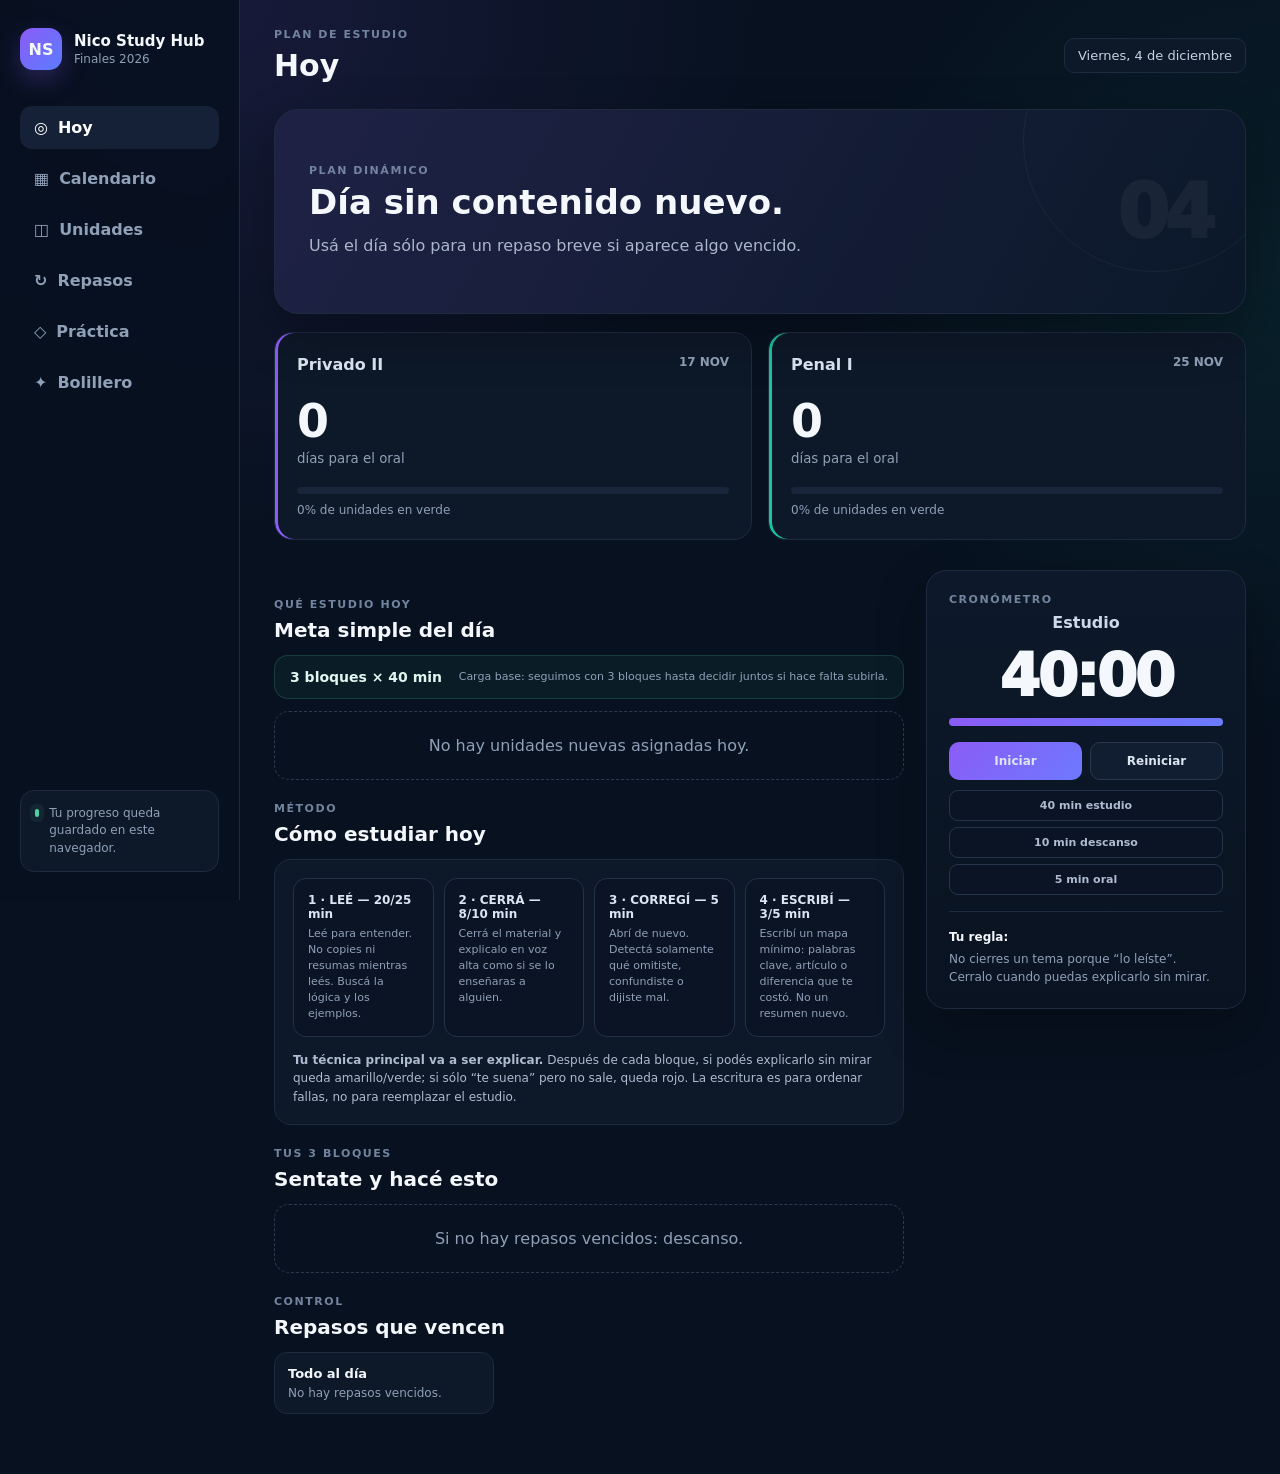
<file: estudio/index.html>
<!doctype html>
<html lang="es">
<head>
  <meta charset="utf-8">
  <meta name="viewport" content="width=device-width, initial-scale=1">
  <meta name="theme-color" content="#07111f">
  <title>Nico Study Hub · Privado II + Penal</title>
  <link rel="stylesheet" href="styles.css">
</head>
<body>
  <div class="app-shell">
    <aside class="sidebar">
      <div class="brand">
        <div class="brand-mark">NS</div>
        <div><strong>Nico Study Hub</strong><span>Finales 2026</span></div>
      </div>

      <nav class="nav">
        <button class="nav-btn active" data-view="hoy">◎ <span>Hoy</span></button>
        <button class="nav-btn" data-view="calendario">▦ <span>Calendario</span></button>
        <button class="nav-btn" data-view="unidades">◫ <span>Unidades</span></button>
        <button class="nav-btn" data-view="repasos">↻ <span>Repasos</span></button>
        <button class="nav-btn" data-view="practica">◇ <span>Práctica</span></button>
        <button class="nav-btn" data-view="simulador">✦ <span>Bolillero</span></button>
      </nav>

      <div class="sidebar-note">
        <span class="dot"></span>
        <p>Tu progreso queda guardado en este navegador.</p>
      </div>
    </aside>

    <main class="main">
      <header class="topbar">
        <div><p class="eyebrow">Plan de estudio</p><h1 id="view-title">Hoy</h1></div>
        <div class="date-chip" id="today-chip"></div>
      </header>

      <section class="view active" id="view-hoy">
        <div class="hero today-hero">
          <div>
            <p class="eyebrow">Plan dinámico</p>
            <h2 id="today-headline">Hoy</h2>
            <p id="today-summary">La página se adapta automáticamente al día.</p>
          </div>
          <div class="hero-badge" id="hero-day">—</div>
        </div>

        <div class="countdown-grid">
          <article class="count-card privado">
            <div class="count-head"><span>Privado II</span><b>17 NOV</b></div>
            <strong id="days-privado">—</strong><small>días para el oral</small>
            <div class="mini-progress"><i id="bar-privado"></i></div>
            <p id="pct-privado">0% de unidades en verde</p>
          </article>
          <article class="count-card penal">
            <div class="count-head"><span>Penal I</span><b>25 NOV</b></div>
            <strong id="days-penal">—</strong><small>días para el oral</small>
            <div class="mini-progress"><i id="bar-penal"></i></div>
            <p id="pct-penal">0% de unidades en verde</p>
          </article>
        </div>

        <div class="today-layout">
          <div>
            <div class="section-head">
              <div><p class="eyebrow">Qué estudio hoy</p><h3>Meta simple del día</h3></div>
            </div>
            <div class="daily-load-banner"><strong id="daily-load-title">3 bloques × 40 min</strong><span id="daily-load-note">Carga base de esta semana. No se aumenta hasta medir cómo te rinde.</span></div>
            <div id="today-targets" class="target-list"></div>

            <div class="section-head compact">
              <div><p class="eyebrow">Método</p><h3>Cómo estudiar hoy</h3></div>
            </div>
            <div id="method-card" class="method-card"></div>

            <div class="section-head compact">
              <div><p class="eyebrow">Tus 3 bloques</p><h3>Sentate y hacé esto</h3></div>
            </div>
            <div id="today-blocks" class="study-blocks"></div>
          </div>

          <aside class="timer-card">
            <p class="eyebrow">Cronómetro</p>
            <div class="timer-mode" id="timer-mode">Estudio</div>
            <div class="timer-display" id="timer-display">40:00</div>
            <div class="timer-progress"><i id="timer-progress"></i></div>
            <div class="timer-controls">
              <button class="primary-btn" id="timer-start">Iniciar</button>
              <button class="ghost-btn" id="timer-reset">Reiniciar</button>
            </div>
            <div class="timer-presets">
              <button data-minutes="40" data-mode="Estudio">40 min estudio</button>
              <button data-minutes="10" data-mode="Descanso">10 min descanso</button>
              <button data-minutes="5" data-mode="Explicación oral">5 min oral</button>
            </div>
            <div class="timer-tip">
              <strong>Tu regla:</strong>
              <p>No cierres un tema porque “lo leíste”. Cerralo cuando puedas explicarlo sin mirar.</p>
            </div>
          </aside>
        </div>

        <div class="section-head compact">
          <div><p class="eyebrow">Control</p><h3>Repasos que vencen</h3></div>
        </div>
        <div id="due-reviews" class="review-strip"></div>
      </section>

      <section class="view" id="view-calendario">
        <div class="calendar-toolbar">
          <button class="ghost-btn" id="prev-month">←</button>
          <div><p class="eyebrow">Vista mensual</p><h2 id="calendar-month">Octubre 2026</h2></div>
          <button class="ghost-btn" id="next-month">→</button>
        </div>

        <div class="calendar-legend">
          <span><i class="legend-pill privado"></i>Privado</span>
          <span><i class="legend-pill penal"></i>Penal</span>
          <span><i class="legend-pill repaso"></i>Repaso / simulacro</span>
          <span>✓ = bloque del día cumplido</span>
        </div>

        <div class="month-calendar">
          <div class="weekdays"><span>Lun</span><span>Mar</span><span>Mié</span><span>Jue</span><span>Vie</span><span>Sáb</span><span>Dom</span></div>
          <div id="calendar-grid" class="calendar-grid"></div>
        </div>

        <div class="calendar-detail" id="calendar-detail">
          <div class="empty">Tocá un día del calendario para ver su plan.</div>
        </div>
      </section>

      <section class="view" id="view-unidades">
        <div class="toolbar">
          <div class="segmented">
            <button class="segment active" data-subject="privado">Privado II</button>
            <button class="segment" data-subject="penal">Penal I</button>
          </div>
          <div class="segmented">
            <button class="segment active" data-sort="programa">Programa</button>
            <button class="segment" data-sort="carga">Por carga</button>
          </div>
        </div>
        <div class="legend">
          <span><i class="status-dot sin"></i>Sin empezar</span>
          <span><i class="status-dot amarillo"></i>En proceso</span>
          <span><i class="status-dot verde"></i>Dominada</span>
          <span><i class="status-dot rojo"></i>Reforzar</span>
        </div>
        <div id="unit-grid" class="unit-grid"></div>
      </section>

      <section class="view" id="view-repasos">
        <div class="hero slim">
          <div>
            <p class="eyebrow">Recuperación activa</p>
            <h2>Repasar antes de olvidar.</h2>
            <p>Cuando marcás “Estudié hoy” se crean repasos a 24 horas, 72 horas y 7 días.</p>
          </div>
        </div>
        <div id="review-list" class="review-list"></div>
      </section>

      <section class="view" id="view-practica">
        <div class="hero slim practice-hero">
          <div>
            <p class="eyebrow">Recuperación activa</p>
            <h2>Práctica</h2>
            <p>Respondé oralmente antes de mirar. La respuesta está construida a partir de tus resúmenes revisados y las correcciones 2026 agregadas al final de cada unidad.</p>
          </div>
        </div>

        <div class="practice-toolbar">
          <div class="segmented">
            <button class="segment active" data-practice-mode="questions">Preguntas orales</button>
            <button class="segment" data-practice-mode="flashcards">Flashcards</button>
          </div>
          <div class="segmented">
            <button class="segment active" data-practice-filter="today">Sólo hoy</button>
            <button class="segment" data-practice-filter="studied">Visto</button>
            <button class="segment" data-practice-filter="privado">Privado</button>
            <button class="segment" data-practice-filter="penal">Penal</button>
            <button class="segment" data-practice-filter="all">Todo</button>
          </div>
        </div>

        <div class="practice-stats">
          <span id="practice-pool-count">— tarjetas disponibles</span>
          <span id="practice-progress-count">0 practicadas</span>
        </div>

        <div class="practice-card" id="practice-card">
          <div class="empty">Cargando práctica…</div>
        </div>

        <div class="practice-actions">
          <button class="primary-btn" id="practice-reveal">Ver respuesta</button>
          <button class="ghost-btn" id="practice-next">Otra</button>
        </div>
      </section>

      <section class="view" id="view-simulador">
        <div class="simulator">
          <p class="eyebrow">Entrenamiento oral</p>
          <h2>Bolillero</h2>
          <p>Sacá una unidad al azar y explicala sin mirar. Recién después abrí el material para corregirte.</p>
          <div class="sim-actions">
            <button class="primary-btn" id="spin-privado">Sacar Privado</button>
            <button class="primary-btn penal-btn" id="spin-penal">Sacar Penal</button>
          </div>
          <div class="ball-result" id="ball-result"><span>?</span><p>Todavía no sacaste ninguna unidad.</p></div>
        </div>

        <div class="backup-card">
          <div><p class="eyebrow">Progreso</p><h3>Guardar o mover tus datos</h3><p>Podés exportar un archivo JSON con tus estados, tareas y repasos.</p></div>
          <div class="backup-actions">
            <button class="ghost-btn" id="export-data">Exportar progreso</button>
            <label class="ghost-btn file-label">Importar progreso<input type="file" id="import-data" accept=".json"></label>
            <button class="danger-btn" id="reset-data">Reiniciar</button>
          </div>
        </div>
      </section>
    </main>
  </div>
  <script src="practice-data.js"></script>
  <script src="app.js"></script>
</body>
</html>
</file>
<file: estudio/styles.css>
:root{
  --bg:#07111f;--panel:#0d1828;--panel-2:#101d31;--line:#1e2b3f;
  --text:#f4f7fb;--muted:#8fa0b8;--priv:#8b5cf6;--penal:#16c79a;
  --gold:#f0b85a;--red:#ef5b67;--yellow:#f4c95d;--green:#4fd1a6;
  --shadow:0 20px 50px rgba(0,0,0,.25)
}
*{box-sizing:border-box}
html{scroll-behavior:smooth}
body{margin:0;background:
radial-gradient(circle at 18% 0%,rgba(139,92,246,.12),transparent 30%),
radial-gradient(circle at 100% 20%,rgba(22,199,154,.08),transparent 26%),
var(--bg);color:var(--text);font-family:Inter,ui-sans-serif,system-ui,-apple-system,BlinkMacSystemFont,"Segoe UI",sans-serif}
button,input,select{font:inherit}button{cursor:pointer}
.app-shell{min-height:100vh;display:grid;grid-template-columns:240px 1fr}
.sidebar{position:sticky;top:0;height:100vh;padding:28px 20px;border-right:1px solid var(--line);background:rgba(7,17,31,.88);backdrop-filter:blur(14px);display:flex;flex-direction:column;z-index:3}
.brand{display:flex;gap:12px;align-items:center;margin-bottom:36px}
.brand-mark{width:42px;height:42px;border-radius:13px;display:grid;place-items:center;font-weight:900;background:linear-gradient(135deg,var(--priv),#5b7cff);box-shadow:0 10px 25px rgba(139,92,246,.25)}
.brand strong{display:block;font-size:15px}.brand span{display:block;color:var(--muted);font-size:12px;margin-top:2px}
.nav{display:grid;gap:8px}.nav-btn{border:0;background:transparent;color:var(--muted);text-align:left;border-radius:12px;padding:12px 14px;font-weight:700;display:flex;gap:10px;align-items:center}
.nav-btn:hover,.nav-btn.active{background:#142137;color:#fff}
.sidebar-note{margin-top:auto;border:1px solid var(--line);background:var(--panel);border-radius:14px;padding:14px;display:flex;gap:10px}
.sidebar-note p{margin:0;color:var(--muted);font-size:12px;line-height:1.45}.dot{width:8px;height:8px;border-radius:99px;background:var(--green);margin-top:4px;box-shadow:0 0 0 5px rgba(79,209,166,.08)}
.main{padding:28px 34px 56px;max-width:1450px;width:100%;margin:0 auto}
.topbar{display:flex;align-items:center;justify-content:space-between;margin-bottom:26px}
.eyebrow{margin:0 0 7px;text-transform:uppercase;letter-spacing:.14em;font-size:11px;font-weight:800;color:#72849f}
h1,h2,h3,h4,p{margin-top:0}h1{font-size:30px;margin-bottom:0}h2{font-size:34px;line-height:1.1;margin-bottom:12px}h2 span{color:#b39cff}h3{font-size:20px;margin-bottom:0}
.date-chip{padding:9px 13px;border:1px solid var(--line);border-radius:10px;background:var(--panel);font-size:13px;color:#c7d2e3}
.view{display:none}.view.active{display:block;animation:fade .2s ease}
@keyframes fade{from{opacity:.35;transform:translateY(4px)}to{opacity:1;transform:none}}
.hero{min-height:220px;border:1px solid var(--line);border-radius:24px;padding:34px;display:flex;justify-content:space-between;align-items:center;background:linear-gradient(120deg,rgba(139,92,246,.14),rgba(10,24,42,.65)),var(--panel);box-shadow:var(--shadow);overflow:hidden;position:relative}
.hero:after{content:"";position:absolute;width:260px;height:260px;border:1px solid rgba(255,255,255,.05);border-radius:50%;right:-40px;top:-100px}
.hero p:not(.eyebrow){max-width:760px;color:#aab7ca;line-height:1.65;margin-bottom:0}.hero-badge{font-size:74px;font-weight:950;color:rgba(255,255,255,.05);letter-spacing:-.06em}.hero.slim{min-height:auto;margin-bottom:22px}
.today-hero{min-height:205px}
.countdown-grid{display:grid;grid-template-columns:repeat(2,1fr);gap:16px;margin:18px 0 30px}
.count-card{border:1px solid var(--line);border-radius:18px;background:var(--panel);padding:22px}.count-card.privado{box-shadow:inset 3px 0 0 var(--priv)}.count-card.penal{box-shadow:inset 3px 0 0 var(--penal)}
.count-head{display:flex;justify-content:space-between;gap:20px;color:#dce5f2;font-weight:800}.count-head b{font-size:12px;color:var(--muted)}.count-card>strong{font-size:46px;display:block;line-height:1;margin:24px 0 4px}.count-card small{color:var(--muted)}
.mini-progress{height:7px;border-radius:99px;background:#18253a;overflow:hidden;margin:20px 0 9px}.mini-progress i{display:block;width:0;height:100%;border-radius:inherit;transition:.25s}.count-card.privado i{background:var(--priv)}.count-card.penal i{background:var(--penal)}.count-card p{font-size:12px;color:var(--muted);margin:0}
.today-layout{display:grid;grid-template-columns:minmax(0,1fr) 320px;gap:22px;align-items:start}.timer-card{position:sticky;top:24px;border:1px solid var(--line);background:linear-gradient(180deg,#0d192a,#091321);border-radius:20px;padding:22px;box-shadow:var(--shadow)}
.timer-mode{text-align:center;font-weight:900;color:#cdd8e8;margin-top:3px}.timer-display{text-align:center;font-size:58px;font-weight:950;letter-spacing:-.04em;margin:10px 0 8px;font-variant-numeric:tabular-nums}
.timer-progress{height:8px;border-radius:99px;background:#17253a;overflow:hidden}.timer-progress i{display:block;height:100%;width:100%;background:linear-gradient(90deg,var(--priv),#6b7cff);transition:width .2s linear}
.timer-controls{display:grid;grid-template-columns:1fr 1fr;gap:8px;margin:16px 0 10px}.timer-presets{display:grid;grid-template-columns:1fr;gap:6px}.timer-presets button{border:1px solid #26344a;background:#0a1424;color:#aebbd0;padding:8px;border-radius:9px;font-size:11px;font-weight:800}
.timer-tip{margin-top:16px;border-top:1px solid var(--line);padding-top:14px}.timer-tip strong{font-size:12px}.timer-tip p{font-size:12px;line-height:1.5;color:var(--muted);margin:5px 0 0}
.section-head{display:flex;justify-content:space-between;align-items:end;margin:28px 0 13px}.section-head.compact{margin-top:22px}
.target-list{display:grid;gap:10px}.target-card{border:1px solid var(--line);background:var(--panel);border-radius:16px;padding:16px 18px;display:grid;grid-template-columns:auto 1fr auto;gap:14px;align-items:start}
.target-card.privado{box-shadow:inset 3px 0 0 var(--priv)}.target-card.penal{box-shadow:inset 3px 0 0 var(--penal)}.target-card.repaso{box-shadow:inset 3px 0 0 var(--gold)}
.target-check{width:24px;height:24px;border-radius:8px;border:1px solid #41506a;background:#0a1424;color:#fff;display:grid;place-items:center;margin-top:2px}.target-card.done{opacity:.55}.target-card.done .target-check{background:var(--green);border-color:var(--green)}
.target-title{font-weight:900;margin-bottom:5px}.target-scope{font-size:13px;color:#c7d2e3;line-height:1.5}.target-stop{margin-top:8px;font-size:12px;color:var(--muted);line-height:1.5}
.subject-pill{font-size:11px;font-weight:850;padding:6px 9px;border-radius:999px}.subject-pill.privado{background:rgba(139,92,246,.14);color:#c7b7ff}.subject-pill.penal{background:rgba(22,199,154,.12);color:#70e2c3}.subject-pill.repaso{background:rgba(240,184,90,.12);color:#ffd78d}
.method-card{border:1px solid var(--line);border-radius:17px;background:var(--panel);padding:18px}.method-flow{display:grid;grid-template-columns:repeat(4,1fr);gap:10px}.method-step{background:#0a1424;border:1px solid #243248;border-radius:13px;padding:14px}.method-step b{display:block;font-size:12px;color:#dbe4f1;margin-bottom:5px}.method-step span{display:block;color:var(--muted);font-size:11px;line-height:1.45}.method-note{margin:14px 0 0;color:#aebbd0;font-size:12px;line-height:1.55}
.study-blocks{display:grid;gap:10px}.study-block{border:1px solid var(--line);border-radius:15px;background:var(--panel);padding:15px 17px;display:grid;grid-template-columns:70px 1fr auto;gap:14px;align-items:start}.block-time{font-size:12px;font-weight:900;color:#cbd6e5;background:#101c2e;padding:7px 8px;border-radius:9px;text-align:center}.study-block h4{margin:0 0 5px;font-size:14px}.study-block p{margin:0;color:var(--muted);font-size:12px;line-height:1.55}.block-badge{font-size:10px;font-weight:850;color:#899ab3;white-space:nowrap}
.review-strip{display:flex;gap:10px;overflow:auto;padding-bottom:4px}.review-chip{min-width:220px;border:1px solid var(--line);border-radius:13px;padding:13px;background:var(--panel);font-size:13px}.review-chip strong{display:block;margin-bottom:4px}.review-chip span{color:var(--muted);font-size:12px}
.calendar-toolbar{display:grid;grid-template-columns:auto 1fr auto;gap:14px;align-items:center;margin-bottom:14px}.calendar-toolbar>div{text-align:center}.calendar-toolbar h2{margin-bottom:0;font-size:28px}
.calendar-legend{display:flex;gap:16px;flex-wrap:wrap;margin:0 0 14px;color:var(--muted);font-size:12px}.calendar-legend span{display:flex;align-items:center;gap:6px}.legend-pill{width:12px;height:8px;border-radius:99px}.legend-pill.privado{background:var(--priv)}.legend-pill.penal{background:var(--penal)}.legend-pill.repaso{background:var(--gold)}
.month-calendar{border:1px solid var(--line);border-radius:18px;overflow:hidden;background:var(--panel);box-shadow:var(--shadow)}.weekdays,.calendar-grid{display:grid;grid-template-columns:repeat(7,1fr)}.weekdays{background:#0a1424;border-bottom:1px solid var(--line)}.weekdays span{padding:10px;text-align:center;font-size:11px;font-weight:850;color:#7f91aa}
.calendar-cell{min-height:118px;border-right:1px solid var(--line);border-bottom:1px solid var(--line);padding:9px;position:relative;background:#0d1828}.calendar-cell:nth-child(7n){border-right:0}.calendar-cell.other{background:#091321;color:#41506a}.calendar-cell.clickable{cursor:pointer}.calendar-cell.clickable:hover{background:#111f33}.calendar-cell.today{outline:2px solid rgba(139,92,246,.5);outline-offset:-2px}.calendar-cell.selected{background:#13233a}
.day-number{font-size:12px;font-weight:900;margin-bottom:8px}.day-subjects{display:grid;gap:5px}.day-subject{display:flex;justify-content:space-between;align-items:center;gap:6px;padding:5px 7px;border-radius:7px;font-size:10px;font-weight:850}.day-subject.privado{background:rgba(139,92,246,.13);color:#c8b9ff}.day-subject.penal{background:rgba(22,199,154,.11);color:#6ee0c1}.day-subject.repaso{background:rgba(240,184,90,.11);color:#f7cf87}.day-check{font-size:11px}.day-note{margin-top:6px;color:#657891;font-size:9px;line-height:1.25}
.calendar-detail{margin-top:16px}.day-detail-card{border:1px solid var(--line);background:var(--panel);border-radius:17px;padding:18px}.day-detail-head{display:flex;justify-content:space-between;gap:16px;align-items:flex-start;margin-bottom:12px}.day-detail-head h3{margin-bottom:4px}.day-detail-head p{margin:0;color:var(--muted);font-size:12px}.day-detail-tasks{display:grid;gap:9px}.day-detail-task{padding:11px 13px;background:#0a1424;border-radius:10px}.day-detail-task strong{display:block;font-size:13px}.day-detail-task span{display:block;color:var(--muted);font-size:11px;margin-top:4px;line-height:1.45}
.toolbar{display:flex;justify-content:space-between;align-items:center;gap:14px;margin-bottom:18px;flex-wrap:wrap}.segmented{display:flex;gap:5px;padding:5px;background:#0a1424;border:1px solid var(--line);border-radius:12px}.segment{border:0;background:transparent;color:var(--muted);padding:8px 11px;border-radius:8px;font-weight:800;font-size:12px}.segment.active{background:#18263c;color:#fff}
.ghost-btn,.danger-btn,.primary-btn,.file-label{border:1px solid #2b3950;background:#111e31;color:#dce5f2;padding:9px 12px;border-radius:10px;font-weight:800;font-size:12px;text-decoration:none;display:inline-flex;align-items:center;justify-content:center}.ghost-btn:hover,.file-label:hover{border-color:#50617a}.danger-btn{border-color:rgba(239,91,103,.35);color:#ff9aa2;background:rgba(239,91,103,.08)}.primary-btn{border:0;background:linear-gradient(135deg,var(--priv),#6d79ff);padding:12px 18px}.primary-btn.penal-btn{background:linear-gradient(135deg,#0fa77f,var(--penal))}
.legend{display:flex;gap:16px;flex-wrap:wrap;margin-bottom:18px;color:var(--muted);font-size:12px}.legend span{display:flex;align-items:center;gap:6px}.status-dot{width:8px;height:8px;border-radius:50%}.status-dot.sin{background:#65738a}.status-dot.amarillo{background:var(--yellow)}.status-dot.verde{background:var(--green)}.status-dot.rojo{background:var(--red)}
.unit-grid{display:grid;grid-template-columns:repeat(3,minmax(0,1fr));gap:13px}.unit-card{border:1px solid var(--line);background:var(--panel);border-radius:16px;padding:17px;position:relative}.unit-card:before{content:"";position:absolute;left:0;top:14px;bottom:14px;width:3px;border-radius:4px;background:#445069}.unit-card.status-verde:before{background:var(--green)}.unit-card.status-amarillo:before{background:var(--yellow)}.unit-card.status-rojo:before{background:var(--red)}
.unit-top{display:flex;justify-content:space-between;gap:10px;align-items:start}.unit-num{font-size:11px;font-weight:900;color:var(--muted)}.unit-load{font-size:10px;padding:5px 7px;border-radius:8px;background:#142137;color:#a8b5c8;white-space:nowrap}.unit-card h4{font-size:15px;line-height:1.3;margin:10px 0 12px}.unit-stats{display:flex;gap:8px;flex-wrap:wrap;margin-bottom:13px}.unit-stats span{font-size:10px;color:var(--muted);padding:5px 7px;border:1px solid #26344a;border-radius:7px}.unit-actions{display:grid;grid-template-columns:1fr auto;gap:7px}.status-select{width:100%;background:#0a1424;border:1px solid #26344a;color:#d8e2ef;padding:9px;border-radius:9px}.study-today{border:1px solid #2c3b52;background:#111e31;color:#cdd8e7;border-radius:9px;padding:9px;font-size:11px;font-weight:800}
.review-list{display:grid;gap:10px}.review-item{border:1px solid var(--line);background:var(--panel);border-radius:14px;padding:15px 17px;display:flex;justify-content:space-between;gap:16px;align-items:center}.review-item.due{box-shadow:inset 3px 0 0 var(--gold)}.review-item.done{opacity:.5}.review-item p{margin:0}.review-item small{display:block;margin-top:4px;color:var(--muted)}.review-actions{display:flex;gap:8px}
.simulator{border:1px solid var(--line);border-radius:24px;padding:36px;background:var(--panel);text-align:center;box-shadow:var(--shadow)}.simulator>p:not(.eyebrow){color:var(--muted);max-width:680px;margin:0 auto}.sim-actions{display:flex;gap:10px;justify-content:center;margin:24px 0}.ball-result{max-width:520px;margin:0 auto;background:#081321;border:1px solid #26364e;border-radius:18px;padding:26px}.ball-result>span{display:grid;place-items:center;width:68px;height:68px;border-radius:50%;margin:0 auto 14px;background:linear-gradient(145deg,#253957,#111d30);font-size:26px;font-weight:950}.ball-result p{margin:0;color:#cbd6e6}
.backup-card{margin-top:18px;border:1px solid var(--line);border-radius:17px;background:var(--panel);padding:20px;display:flex;justify-content:space-between;gap:20px;align-items:center}.backup-card p{color:var(--muted);font-size:12px;margin-bottom:0}.backup-actions{display:flex;gap:8px;flex-wrap:wrap}.file-label input{display:none}.empty{border:1px dashed #2d3b51;border-radius:15px;padding:24px;color:var(--muted);text-align:center}
@media(max-width:1100px){.today-layout{grid-template-columns:1fr}.timer-card{position:static}.unit-grid{grid-template-columns:repeat(2,1fr)}.method-flow{grid-template-columns:repeat(2,1fr)}}
@media(max-width:760px){
  .app-shell{display:block}.sidebar{height:auto;position:sticky;top:0;padding:12px 14px;border-right:0;border-bottom:1px solid var(--line);flex-direction:row;align-items:center}.brand{margin:0;margin-right:auto}.brand span{display:none}.brand-mark{width:34px;height:34px;border-radius:10px}.nav{display:flex;gap:3px;overflow:auto}.nav-btn{padding:9px 10px}.nav-btn span{display:none}.sidebar-note{display:none}
  .main{padding:20px 14px 40px}.topbar{margin-bottom:18px}h1{font-size:25px}.date-chip{display:none}.hero{padding:24px;min-height:190px}.hero-badge{display:none}h2{font-size:28px}.countdown-grid{grid-template-columns:1fr}.unit-grid{grid-template-columns:1fr}.backup-card{align-items:flex-start;flex-direction:column}.method-flow{grid-template-columns:1fr}.study-block{grid-template-columns:64px 1fr}.block-badge{grid-column:2}.target-card{grid-template-columns:auto 1fr}.target-card .subject-pill{grid-column:2;width:max-content}.calendar-cell{min-height:88px;padding:6px}.day-subject{padding:4px;font-size:9px}.day-note{display:none}.weekdays span{font-size:9px;padding:8px 2px}.calendar-toolbar h2{font-size:22px}
}
.daily-load-banner{
  display:flex;justify-content:space-between;gap:14px;align-items:center;
  border:1px solid rgba(79,209,166,.18);background:rgba(79,209,166,.06);
  border-radius:14px;padding:13px 15px;margin-bottom:12px
}
.daily-load-banner strong{font-size:14px;color:#dff8ef}
.daily-load-banner span{font-size:11px;color:var(--muted);text-align:right;line-height:1.4;max-width:460px}
.focus-label{display:inline-flex;align-items:center;gap:6px;font-size:9px;font-weight:950;letter-spacing:.12em;text-transform:uppercase;color:#71849f;margin-bottom:6px}
.focus-label:before{content:"";width:6px;height:6px;border-radius:50%;background:#71849f}
.target-card.privado .focus-label:before{background:var(--priv)}
.target-card.penal .focus-label:before{background:var(--penal)}
.target-card.repaso .focus-label:before{background:var(--gold)}
.study-block{transition:.16s ease}
.study-block:hover{transform:translateY(-1px);border-color:#31425d}
.block-start{border:1px solid #2c3b52;background:#111e31;color:#d7e1ef;border-radius:8px;padding:6px 9px;font-size:10px;font-weight:900;white-space:nowrap}
@media(max-width:760px){
  .daily-load-banner{align-items:flex-start;flex-direction:column}
  .daily-load-banner span{text-align:left}
}

.summary-link{
  display:inline-flex;align-items:center;gap:6px;margin-top:10px;padding:7px 10px;
  border:1px solid #2d3d55;background:#0b1626;color:#dbe6f5;border-radius:9px;
  font-size:11px;font-weight:850;text-decoration:none
}
.summary-link:hover{border-color:#536985;background:#101e32}
.practice-hero{margin-bottom:18px}
.practice-toolbar{display:flex;justify-content:space-between;gap:14px;flex-wrap:wrap;margin-bottom:12px}
.practice-stats{display:flex;justify-content:space-between;gap:12px;color:var(--muted);font-size:11px;margin:8px 2px 14px}
.practice-card{
  min-height:330px;border:1px solid var(--line);background:linear-gradient(160deg,#0e1b2d,#091321);
  border-radius:22px;padding:30px;box-shadow:var(--shadow);display:flex;flex-direction:column;justify-content:center
}
.practice-meta{display:flex;gap:8px;align-items:center;flex-wrap:wrap;margin-bottom:18px}
.practice-meta span{font-size:10px;font-weight:900;padding:6px 8px;border-radius:999px;background:#15233a;color:#9eb0c8}
.practice-meta .privado{background:rgba(139,92,246,.14);color:#c9baff}
.practice-meta .penal{background:rgba(22,199,154,.12);color:#78e4c6}
.practice-prompt{font-size:24px;line-height:1.45;font-weight:850;max-width:950px;margin:0}
.practice-hint{margin-top:16px;color:var(--muted);font-size:12px}
.practice-answer{
  margin-top:22px;padding:18px;border-radius:14px;background:#08111e;border:1px solid #233149;
  color:#dce6f2;line-height:1.65;font-size:14px
}
.practice-answer.hidden{display:none}
.practice-answer strong{display:block;color:#fff;margin-bottom:7px}
.practice-actions{display:flex;justify-content:center;gap:10px;margin-top:14px}
.practice-source{margin-top:14px}
.flashcard-front{font-size:22px;line-height:1.5;font-weight:750;color:#dbe5f2}
.flashcard-back{font-size:30px;font-weight:950;color:#fff}
.practice-card.flashcard-mode{text-align:center}
.practice-card.flashcard-mode .practice-meta{justify-content:center}
.practice-card.flashcard-mode .practice-source{display:flex;justify-content:center}
@media(max-width:760px){
  .practice-toolbar{display:grid;grid-template-columns:1fr}
  .practice-toolbar .segmented{overflow:auto}
  .practice-card{min-height:300px;padding:22px}
  .practice-prompt,.flashcard-front{font-size:19px}
  .flashcard-back{font-size:25px}
}

.summary-link-wrap{display:flex;align-items:center;gap:8px;flex-wrap:wrap;margin-top:10px}
.summary-link-wrap .summary-link{margin-top:0}
.summary-topic{font-size:10px;color:#7f91a9;padding:5px 7px;border-radius:7px;background:#0a1424;border:1px solid #213047}
.copy-topic{border:1px solid #2b3a50;background:#111d2f;color:#aebdd2;border-radius:8px;padding:6px 8px;font-size:10px;font-weight:850}
.copy-topic:hover{border-color:#50617a;color:#fff}
</file>
